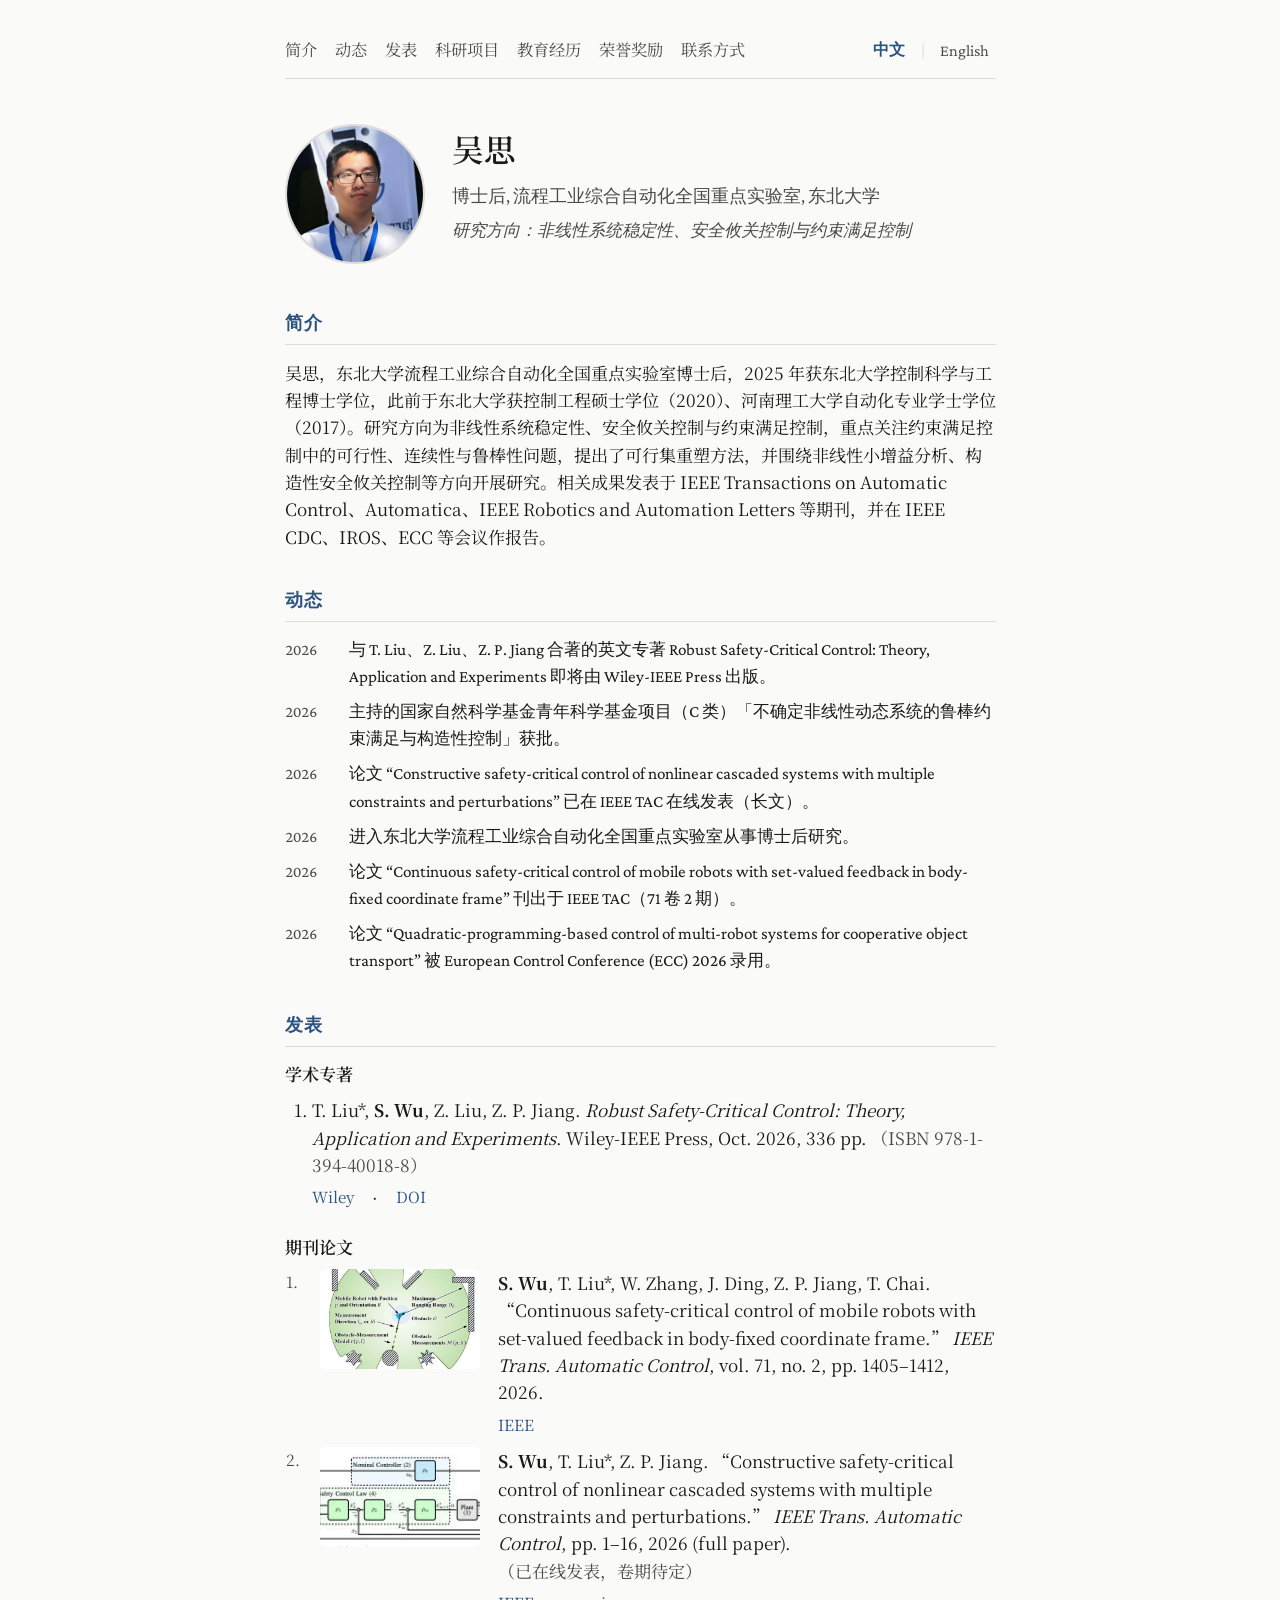
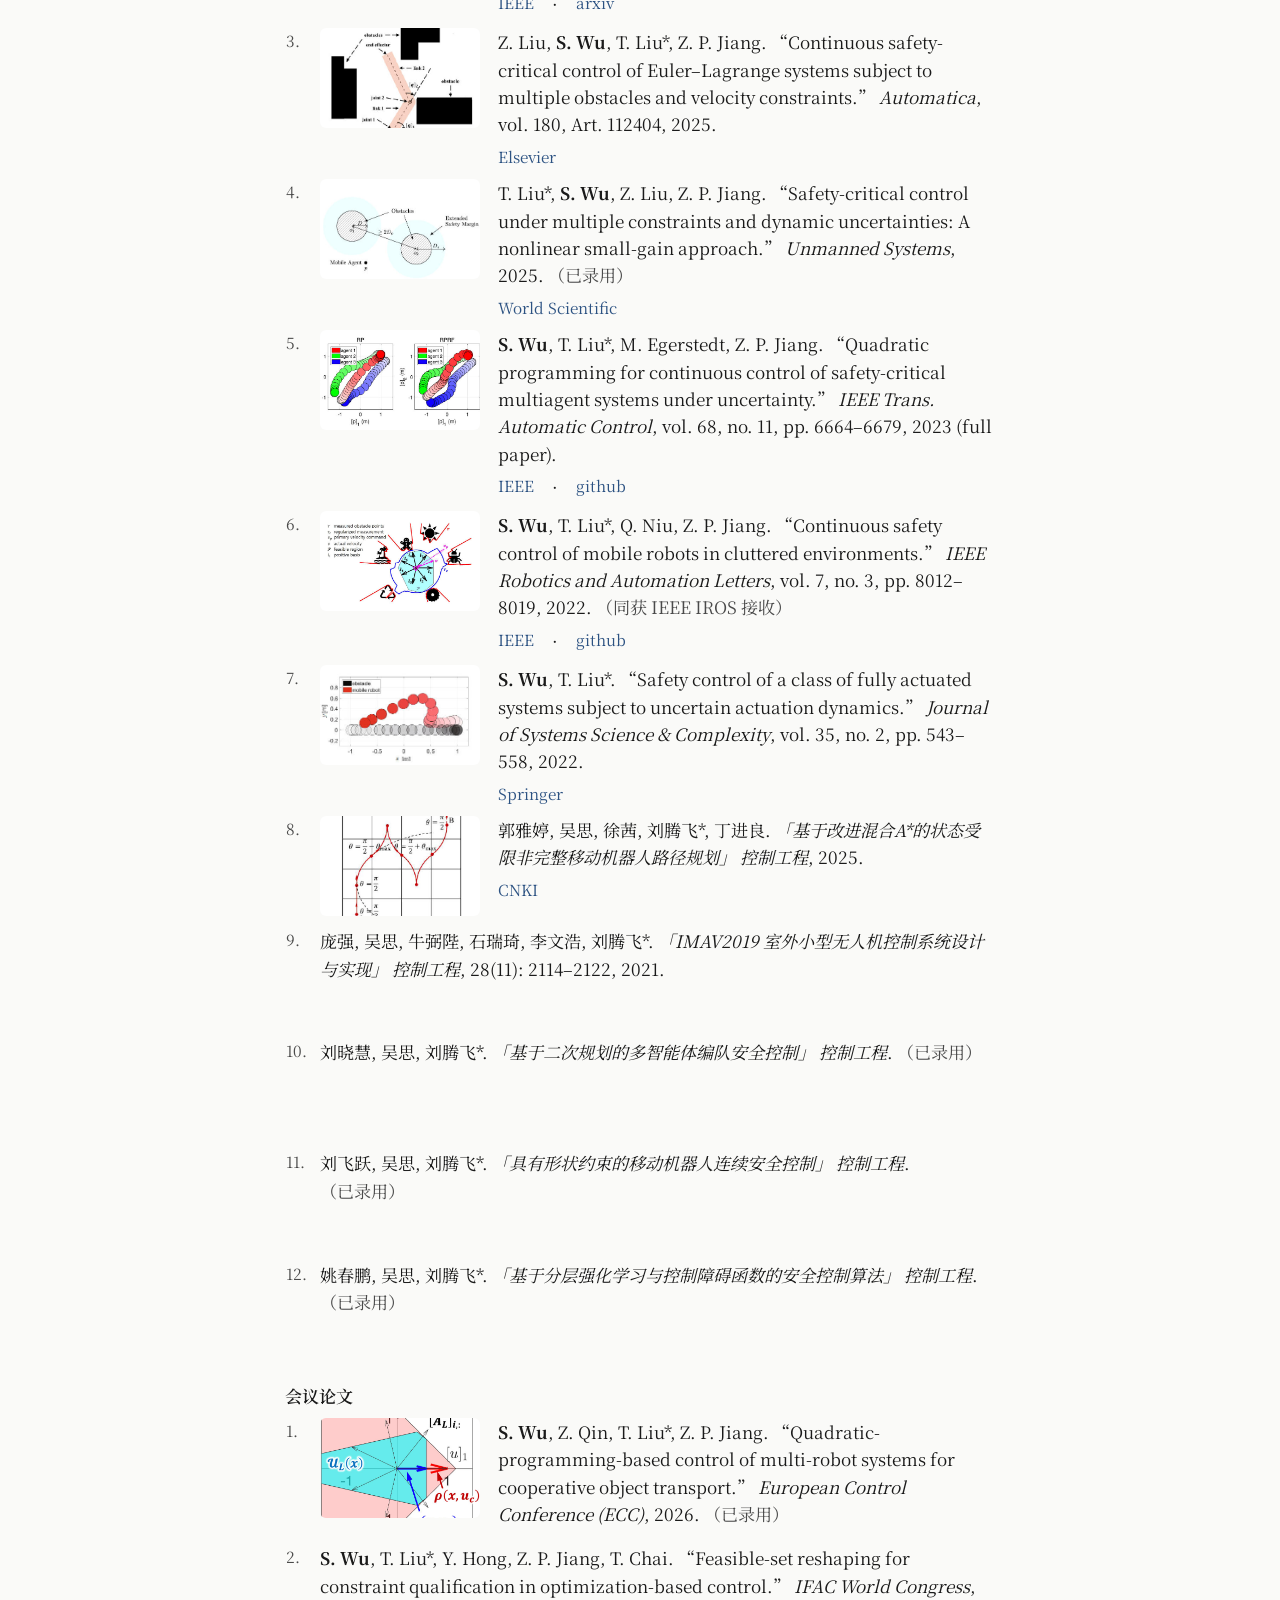
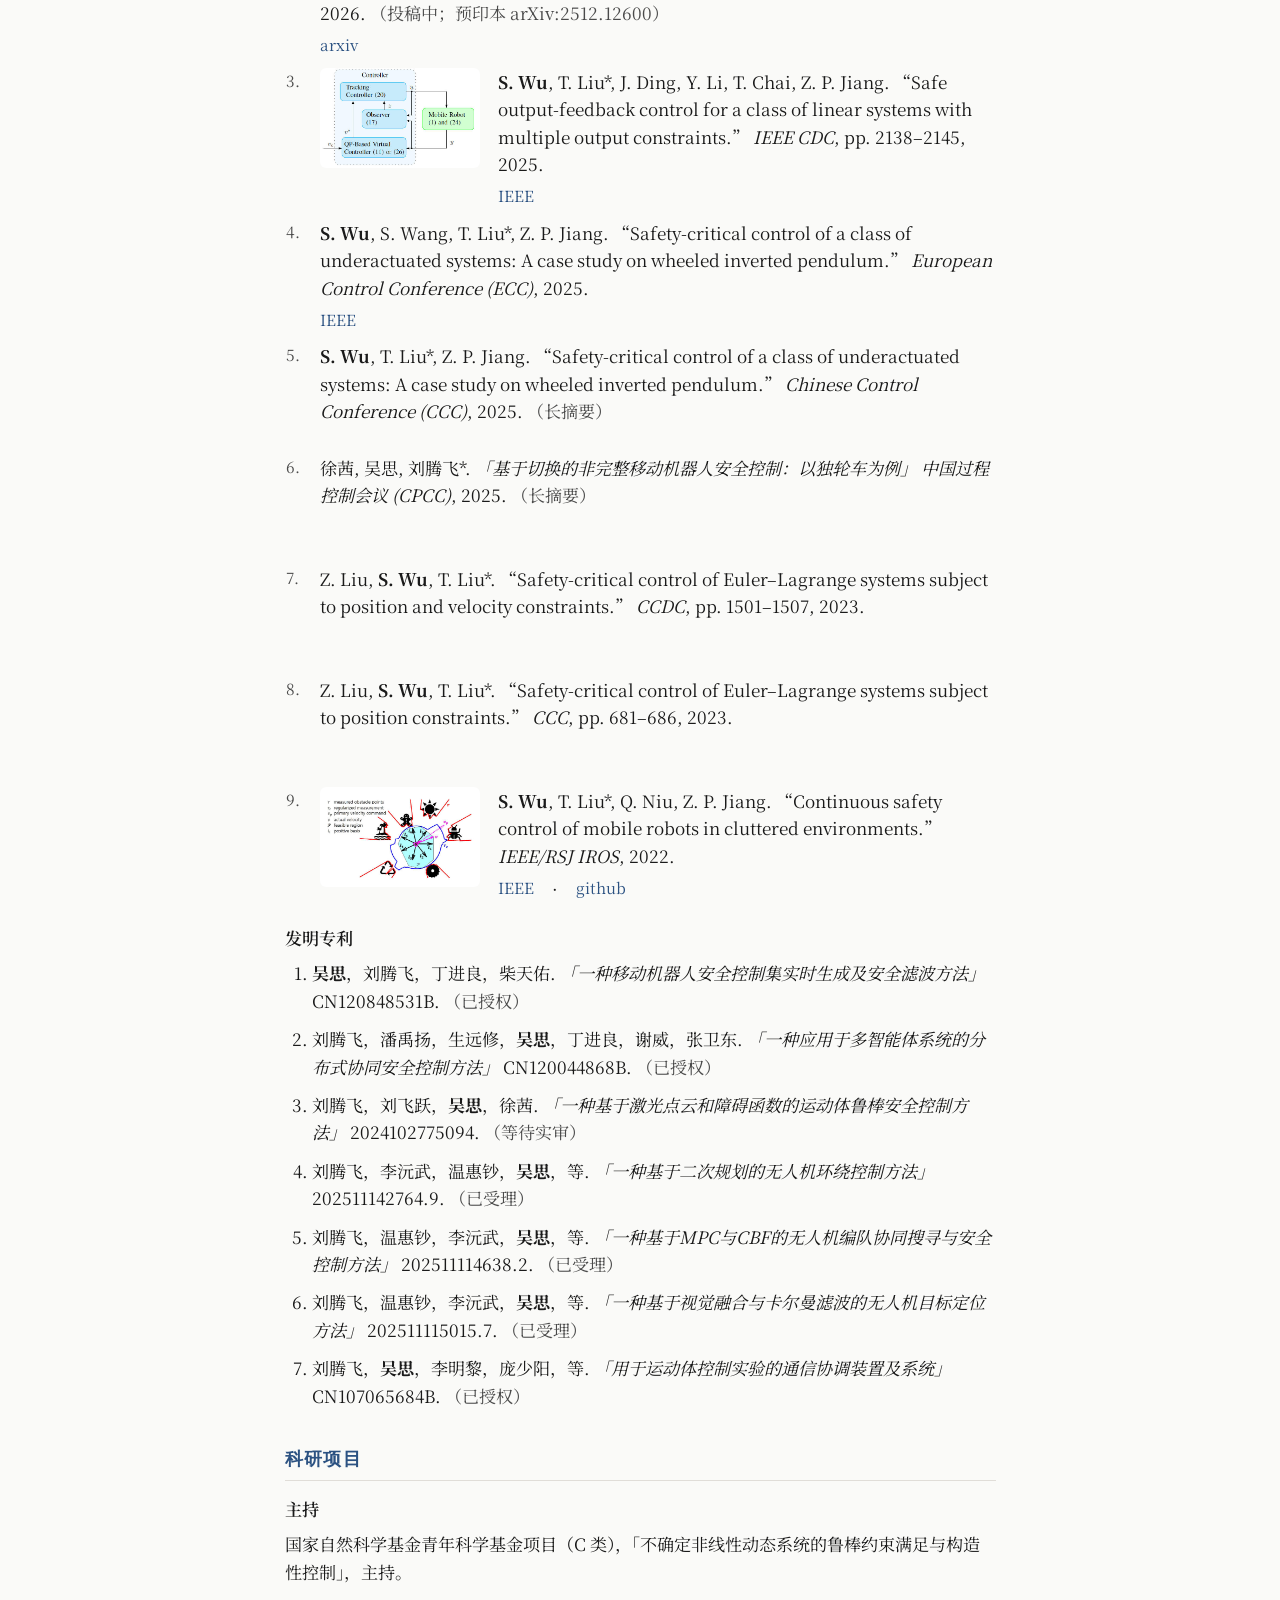
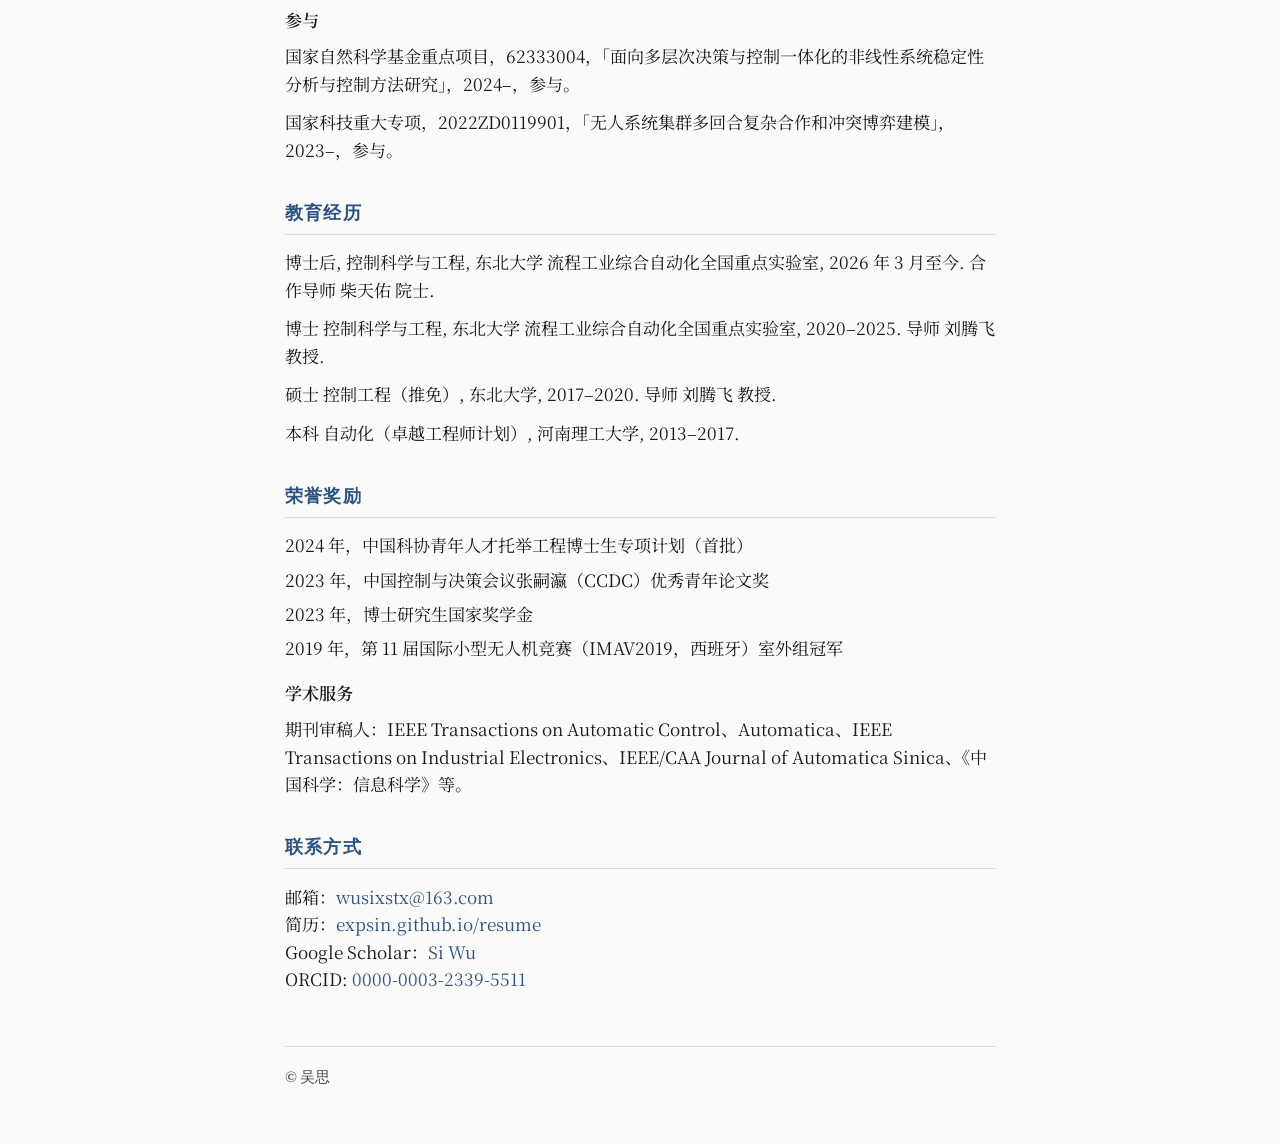
<file: index.html>
<!DOCTYPE html>
<html lang="zh">
<head>
<meta charset="utf-8"/>
<meta content="width=device-width, initial-scale=1.0" name="viewport"/>

<title>吴思 | Si Wu</title>

<meta name="description" content="吴思 (Si Wu)，东北大学流程工业综合自动化全国重点实验室博士后、特聘副研究员。研究非线性系统稳定性、安全攸关控制与约束满足控制，成果发表于 IEEE TAC、Automatica、IEEE RA-L 等期刊。">
<meta name="keywords" content="Si Wu, 吴思, 东北大学, 博士后, safety-critical control, constraint satisfaction, nonlinear systems, feasible-set reshaping, TAC, Automatica">
<meta name="author" content="Si Wu">
<meta name="robots" content="index, follow, max-image-preview:large">
<link rel="canonical" href="https://expsin.github.io/resume/"/>

<link rel="alternate" hreflang="zh-CN" href="https://expsin.github.io/resume/"/>
<link rel="alternate" hreflang="en" href="https://expsin.github.io/resume/"/>
<link rel="alternate" hreflang="x-default" href="https://expsin.github.io/resume/"/>

<meta property="og:type" content="profile"/>
<meta property="og:locale" content="zh_CN"/>
<meta property="og:url" content="https://expsin.github.io/resume/"/>
<meta property="og:title" content="吴思 | Si Wu"/>
<meta property="og:description" content="东北大学流程工业综合自动化全国重点实验室博士后。研究非线性系统稳定性、安全攸关控制与约束满足控制。"/>
<meta property="og:image" content="https://expsin.github.io/resume/images/wusi.jpg"/>
<meta name="twitter:card" content="summary"/>

<link href="styles.css" rel="stylesheet"/>
<link href="https://fonts.googleapis.com" rel="preconnect"/>
<link crossorigin="" href="https://fonts.gstatic.com" rel="preconnect"/>
<link href="https://fonts.googleapis.com/css2?family=Crimson+Pro:ital,wght@0,400;0,600;1,400&amp;family=Noto+Serif+SC:wght@400;600&amp;display=swap" rel="stylesheet"/>

<script type="application/ld+json">
{
  "@context": "https://schema.org",
  "@type": "Person",
  "name": "Si Wu",
  "alternateName": "吴思",
  "url": "https://expsin.github.io/resume/",
  "image": "https://expsin.github.io/resume/images/wusi.jpg",
  "jobTitle": "Postdoctoral Researcher",
  "email": "mailto:wusixstx@163.com",
  "affiliation": {
    "@type": "Organization",
    "name": "Northeastern University",
    "department": "State Key Laboratory of Synthetical Automation for Process Industries"
  },
  "alumniOf": [
    { "@type": "Organization", "name": "Northeastern University" },
    { "@type": "Organization", "name": "Henan Polytechnic University" }
  ],
  "identifier": {
    "@type": "PropertyValue",
    "propertyID": "ORCID",
    "value": "0000-0003-2339-5511"
  },
  "knowsAbout": [
    "Nonlinear systems",
    "Safety-critical control",
    "Constraint satisfaction control",
    "Control barrier functions",
    "Optimization-based control"
  ],
  "sameAs": [
    "https://orcid.org/0000-0003-2339-5511",
    "https://scholar.google.com/citations?user=qIcA-9wAAAAJ&hl=en",
    "https://github.com/EXPSIN",
    "https://www.sciencedirect.com/author/55495133800/si-wu"
  ]
}
</script>
</head>
<body>
<header class="site-header">
<nav class="top-nav">
<a class="nav-link" href="#about"><span data-zh="简介">About</span></a>
<a class="nav-link" href="#news"><span data-zh="动态">News</span></a>
<a class="nav-link" href="#research"><span data-zh="发表">Publications</span></a>
<a class="nav-link" href="#projects"><span data-zh="科研项目">Projects</span></a>
<a class="nav-link" href="#education"><span data-zh="教育经历">Education</span></a>
<a class="nav-link" href="#honors"><span data-zh="荣誉奖励">Honors</span></a>
<a class="nav-link" href="#contact"><span data-zh="联系方式">Contact</span></a>
</nav>
<nav class="lang-nav">
<button aria-label="中文" class="lang-btn active" data-lang="zh" type="button">中文</button>
<span class="lang-sep">|</span>
<button aria-label="English" class="lang-btn" data-lang="en" type="button">English</button>
</nav>
</header>
<main class="content">
<section class="intro">
<div class="intro-header">
<img alt="吴思" class="photo" src="images/wusi.jpg"/>
<div class="intro-text">
<h1 class="name">
<span data-zh="吴思">Si Wu</span>
</h1>
<p class="affiliation">
<span data-zh="博士后">Postdoctoral Researcher</span>, <span data-zh="流程工业综合自动化全国重点实验室">State Key Laboratory of Synthetical Automation for Process Industries</span>, <span data-zh="东北大学">Northeastern University</span>
</p>
<p class="tagline">
<span data-zh="研究方向：非线性系统稳定性、安全攸关控制与约束满足控制">Nonlinear system stability, safety-critical control, and constraint-satisfaction-based control</span>
</p>
</div>
</div>
</section>
<section class="section" id="about">
<h2 class="section-title">
<span data-zh="简介">About</span>
</h2>
<p class="section-body" data-zh="吴思，东北大学流程工业综合自动化全国重点实验室博士后，2025 年获东北大学控制科学与工程博士学位，此前于东北大学获控制工程硕士学位（2020）、河南理工大学自动化专业学士学位（2017）。研究方向为非线性系统稳定性、安全攸关控制与约束满足控制，重点关注约束满足控制中的可行性、连续性与鲁棒性问题，提出了可行集重塑方法，并围绕非线性小增益分析、构造性安全攸关控制等方向开展研究。相关成果发表于 IEEE Transactions on Automatic Control、Automatica、IEEE Robotics and Automation Letters 等期刊，并在 IEEE CDC、IROS、ECC 等会议作报告。">
        I am a postdoctoral researcher at the State Key Laboratory of Synthetical Automation for Process Industries, Northeastern University. I received the Ph.D. degree in Control Science and Engineering from Northeastern University in 2025, after earning the M.E. degree in Control Engineering (2020) and the B.E. degree in Automation (2017). My research concerns the feasibility, continuity, and robustness issues in constraint-satisfaction control; I proposed a feasible-set reshaping method and have been working on nonlinear small-gain analysis and constructive safety-critical control. Results have appeared in IEEE Transactions on Automatic Control, Automatica, and IEEE Robotics and Automation Letters, and were presented at IEEE CDC, IROS, and ECC.
      </p>
</section>

<section class="section" id="news">
<h2 class="section-title">
<span data-zh="动态">News</span>
</h2>
<ul class="news-list">
<li><span class="news-date">2026</span><span data-zh="与 T. Liu、Z. Liu、Z. P. Jiang 合著的英文专著 Robust Safety-Critical Control: Theory, Application and Experiments 即将由 Wiley-IEEE Press 出版。">Co-authored monograph <em>Robust Safety-Critical Control: Theory, Application and Experiments</em>, to appear with Wiley-IEEE Press.</span></li>
<li><span class="news-date">2026</span><span data-zh="主持的国家自然科学基金青年科学基金项目（C 类）「不确定非线性动态系统的鲁棒约束满足与构造性控制」获批。">Started as PI on an NSFC Young Scientists Fund (Category C) project on robust constraint satisfaction and constructive control for uncertain nonlinear dynamic systems.</span></li>
<li><span class="news-date">2026</span><span data-zh="论文 “Constructive safety-critical control of nonlinear cascaded systems with multiple constraints and perturbations” 已在 IEEE TAC 在线发表（长文）。">Paper “Constructive safety-critical control of nonlinear cascaded systems with multiple constraints and perturbations” published online in IEEE TAC (full paper).</span></li>
<li><span class="news-date">2026</span><span data-zh="进入东北大学流程工业综合自动化全国重点实验室从事博士后研究。">Began postdoctoral research at the State Key Laboratory of Synthetical Automation for Process Industries, Northeastern University.</span></li>
<li><span class="news-date">2026</span><span data-zh="论文 “Continuous safety-critical control of mobile robots with set-valued feedback in body-fixed coordinate frame” 刊出于 IEEE TAC（71 卷 2 期）。">Paper on set-valued feedback in body-fixed coordinate frame published in IEEE TAC, vol. 71, no. 2.</span></li>
<li><span class="news-date">2026</span><span data-zh="论文 “Quadratic-programming-based control of multi-robot systems for cooperative object transport” 被 European Control Conference (ECC) 2026 录用。">Paper &#8220;Quadratic-programming-based control of multi-robot systems for cooperative object transport&#8221; accepted to the European Control Conference (ECC) 2026.</span></li>
</ul>
</section>

<section class="section" id="research">
<h2 class="section-title">
<span data-zh="发表">Publications</span>
</h2>
<h3 class="subsection-title"><span data-zh="学术专著">Monograph</span></h3>
<ol class="pub-list">
<li>T. Liu*, <strong>S. Wu</strong>, Z. Liu, Z. P. Jiang. <em>Robust Safety-Critical Control: Theory, Application and Experiments</em>. Wiley-IEEE Press, Oct. 2026, 336 pp. <span class="pub-venue" data-zh="（ISBN 978-1-394-40018-8）">(ISBN 978-1-394-40018-8)</span>
<div class="pub-links"><a href="https://www.wiley.com/en-us/robust-safety-critical-control-theory-application-and-experiments-p-9781394400188" rel="noopener" target="_blank">Wiley</a> · <a href="https://doi.org/10.1002/9781394400218" rel="noopener" target="_blank">DOI</a></div></li>
</ol>
<h3 class="subsection-title"><span data-zh="期刊论文">Journal Papers</span></h3><ol class="pub-list"><li class="pub-item">
<div class="pub-row">
<div class="pub-media"><img alt="" loading="lazy" src="images/pubs/tac2025setvalued.jpg"/></div>
<div class="pub-body">
<div class="pub-cite"><strong>S. Wu</strong>, T. Liu*, W. Zhang, J. Ding, Z. P. Jiang, T. Chai. “Continuous safety-critical control of mobile robots with set-valued feedback in body-fixed coordinate frame.” <em>IEEE Trans. Automatic Control</em>, vol. 71, no. 2, pp. 1405–1412, 2026.</div>
<div class="pub-links"><a href="https://doi.org/10.1109/TAC.2025.3614544" rel="noopener" target="_blank">IEEE</a></div>
</div>
</div>
</li><li class="pub-item">
<div class="pub-row">
<div class="pub-media"><img alt="" loading="lazy" src="images/pubs/tac2025constructive.jpg"/></div>
<div class="pub-body">
<div class="pub-cite"><strong>S. Wu</strong>, T. Liu*, Z. P. Jiang. “Constructive safety-critical control of nonlinear cascaded systems with multiple constraints and perturbations.” <em>IEEE Trans. Automatic Control</em>, pp. 1–16, 2026 (full paper). <span class="pub-venue" data-zh="（已在线发表，卷期待定）">(published online; volume to be assigned)</span></div>
<div class="pub-links"><a href="https://doi.org/10.1109/TAC.2026.3713827" rel="noopener" target="_blank">IEEE</a> · <a href="https://arxiv.org/abs/2406.01058" rel="noopener" target="_blank">arxiv</a></div>
</div>
</div>
</li><li class="pub-item">
<div class="pub-row">
<div class="pub-media"><img alt="" loading="lazy" src="images/pubs/automatica2025.jpg"/></div>
<div class="pub-body">
<div class="pub-cite">Z. Liu, <strong>S. Wu</strong>, T. Liu*, Z. P. Jiang. “Continuous safety-critical control of Euler–Lagrange systems subject to multiple obstacles and velocity constraints.” <em>Automatica</em>, vol. 180, Art. 112404, 2025.</div>
<div class="pub-links"><a href="https://doi.org/10.1016/j.automatica.2025.112404" rel="noopener" target="_blank">Elsevier</a></div>
</div>
</div>
</li><li class="pub-item">
<div class="pub-row">
<div class="pub-media"><img alt="" loading="lazy" src="images/pubs/us25.jpg"/></div>
<div class="pub-body">
<div class="pub-cite">T. Liu*, <strong>S. Wu</strong>, Z. Liu, Z. P. Jiang. “Safety-critical control under multiple constraints and dynamic uncertainties: A nonlinear small-gain approach.” <em>Unmanned Systems</em>, 2025. <span class="pub-venue" data-zh="（已录用）">(accepted)</span></div>
<div class="pub-links"><a href="https://doi.org/10.1142/S2301385025440108" rel="noopener" target="_blank">World Scientific</a></div></div>
</div>
</li><li class="pub-item">
<div class="pub-row">
<div class="pub-media"><img alt="" loading="lazy" src="images/pubs/tac2023.jpg"/></div>
<div class="pub-body">
<div class="pub-cite"><strong>S. Wu</strong>, T. Liu*, M. Egerstedt, Z. P. Jiang. “Quadratic programming for continuous control of safety-critical multiagent systems under uncertainty.” <em>IEEE Trans. Automatic Control</em>, vol. 68, no. 11, pp. 6664–6679, 2023 (full paper).</div>
<div class="pub-links"><a href="https://ieeexplore.ieee.org/document/10043732" rel="noopener" target="_blank">IEEE</a> · <a href="https://github.com/EXPSIN/Quadratic-Programming-for-Continuous-Control-of-Safety-Critical-Multi-Agent-Systems-Under-Uncertaint" rel="noopener" target="_blank">github</a></div>
</div>
</div>
</li><li class="pub-item">
<div class="pub-row">
<div class="pub-media"><img alt="" loading="lazy" src="images/pubs/ral2022.jpg"/></div>
<div class="pub-body">
<div class="pub-cite"><strong>S. Wu</strong>, T. Liu*, Q. Niu, Z. P. Jiang. “Continuous safety control of mobile robots in cluttered environments.” <em>IEEE Robotics and Automation Letters</em>, vol. 7, no. 3, pp. 8012–8019, 2022. <span class="pub-venue" data-zh="（同获 IEEE IROS 接收）">(also IEEE IROS).</span></div>
<div class="pub-links"><a href="https://ieeexplore.ieee.org/abstract/document/9811271" rel="noopener" target="_blank">IEEE</a> · <a href="https://github.com/EXPSIN/ContinuousSafetyControl4ClutteredEnvironments" rel="noopener" target="_blank">github</a></div>
</div>
</div>
</li><li class="pub-item">
<div class="pub-row">
<div class="pub-media"><img alt="" loading="lazy" src="images/pubs/jssc22.jpg"/></div>
<div class="pub-body">
<div class="pub-cite"><strong>S. Wu</strong>, T. Liu*. “Safety control of a class of fully actuated systems subject to uncertain actuation dynamics.” <em>Journal of Systems Science &amp; Complexity</em>, vol. 35, no. 2, pp. 543–558, 2022.</div>
<div class="pub-links"><a href="https://doi.org/10.1007/s11424-022-2093-5" rel="noopener" target="_blank">Springer</a></div></div>
</div>
</li><li class="pub-item">
<div class="pub-row">
<div class="pub-media"><img alt="" loading="lazy" src="images/pubs/ce_astar.jpg"/></div>
<div class="pub-body">
<div class="pub-cite"><span data-zh="郭雅婷, 吴思, 徐茜, 刘腾飞*, 丁进良">Guo Yating, Wu Si, Xu Qian, Liu Tengfei*, Ding Jinliang</span>. <span class="pub-title" data-zh="「基于改进混合A*的状态受限非完整移动机器人路径规划」">“Path planning for state-constrained nonholonomic mobile robots via improved hybrid A*.”</span> <em><span data-zh="控制工程">Control Engineering</span></em>, 2025.</div>
<div class="pub-links"><a href="https://doi.org/10.14107/j.cnki.kzgc.20240860" rel="noopener" target="_blank">CNKI</a></div>
</div>
</div>
</li><li class="pub-item">
<div class="pub-row">
<div class="pub-body">
<div class="pub-cite"><span data-zh="庞强, 吴思, 牛弼陛, 石瑞琦, 李文浩, 刘腾飞*">Pang Qiang, Wu Si, Niu Bibi, Shi Ruiqi, Li Wenhao, Liu Tengfei*</span>. <span class="pub-title" data-zh="「IMAV2019 室外小型无人机控制系统设计与实现」">“IMAV2019 outdoor small UAV control system design and implementation.”</span> <em><span data-zh="控制工程">Control Engineering</span></em>, 28(11): 2114–2122, 2021.</div>
</div>
</div>
</li><li class="pub-item">
<div class="pub-row">
<div class="pub-body">
<div class="pub-cite"><span data-zh="刘晓慧, 吴思, 刘腾飞*">Liu Xiaohui, Wu Si, Liu Tengfei*</span>. <span class="pub-title" data-zh="「基于二次规划的多智能体编队安全控制」">“Safety control of multi-agent formation via quadratic programming.”</span> <em><span data-zh="控制工程">Control Engineering</span></em>. <span class="pub-venue" data-zh="（已录用）">(accepted).</span></div>
</div>
</div>
</li><li class="pub-item">
<div class="pub-row">
<div class="pub-body">
<div class="pub-cite"><span data-zh="刘飞跃, 吴思, 刘腾飞*">Liu Feiyue, Wu Si, Liu Tengfei*</span>. <span class="pub-title" data-zh="「具有形状约束的移动机器人连续安全控制」">“Continuous safety control of mobile robots with shape constraints.”</span> <em><span data-zh="控制工程">Control Engineering</span></em>. <span class="pub-venue" data-zh="（已录用）">(accepted).</span></div>
</div>
</div>
</li><li class="pub-item">
<div class="pub-row">
<div class="pub-body">
<div class="pub-cite"><span data-zh="姚春鹏, 吴思, 刘腾飞*">Yao Chunpeng, Wu Si, Liu Tengfei*</span>. <span class="pub-title" data-zh="「基于分层强化学习与控制障碍函数的安全控制算法」">“Safety control via hierarchical reinforcement learning and control barrier functions.”</span> <em><span data-zh="控制工程">Control Engineering</span></em>. <span class="pub-venue" data-zh="（已录用）">(accepted).</span></div>
</div>
</div>
</li></ol><h3 class="subsection-title"><span data-zh="会议论文">Conference Papers</span></h3><ol class="pub-list"><li class="pub-item">
<div class="pub-row">
<div class="pub-media"><img alt="" loading="lazy" src="images/pubs/ifac2026.jpg"/></div>
<div class="pub-body">
<div class="pub-cite"><strong>S. Wu</strong>, Z. Qin, T. Liu*, Z. P. Jiang. “Quadratic-programming-based control of multi-robot systems for cooperative object transport.” <em>European Control Conference (ECC)</em>, 2026. <span class="pub-venue" data-zh="（已录用）">(accepted)</span></div>
</div>
</div>
</li><li class="pub-item">
<div class="pub-row">
<div class="pub-body">
<div class="pub-cite"><strong>S. Wu</strong>, T. Liu*, Y. Hong, Z. P. Jiang, T. Chai. “Feasible-set reshaping for constraint qualification in optimization-based control.” <em>IFAC World Congress</em>, 2026. <span class="pub-venue" data-zh="（投稿中；预印本 arXiv:2512.12600）">(under review; preprint arXiv:2512.12600)</span></div>
<div class="pub-links"><a href="https://arxiv.org/abs/2512.12600" rel="noopener" target="_blank">arxiv</a></div>
</div>
</div>
</li><li class="pub-item">
<div class="pub-row">
<div class="pub-media"><img alt="" loading="lazy" src="images/pubs/cdc2025.jpg"/></div>
<div class="pub-body">
<div class="pub-cite"><strong>S. Wu</strong>, T. Liu*, J. Ding, Y. Li, T. Chai, Z. P. Jiang. “Safe output-feedback control for a class of linear systems with multiple output constraints.” <em>IEEE CDC</em>, pp. 2138–2145, 2025.</div>
<div class="pub-links"><a href="https://doi.org/10.1109/CDC57313.2025.11312984" rel="noopener" target="_blank">IEEE</a></div>
</div>
</div>
</li><li class="pub-item">
<div class="pub-row">
<div class="pub-body">
<div class="pub-cite"><strong>S. Wu</strong>, S. Wang, T. Liu*, Z. P. Jiang. “Safety-critical control of a class of underactuated systems: A case study on wheeled inverted pendulum.” <em>European Control Conference (ECC)</em>, 2025.</div>
<div class="pub-links"><a href="https://ieeexplore.ieee.org/document/11187076" rel="noopener" target="_blank">IEEE</a></div>
</div>
</div>
</li><li class="pub-item">
<div class="pub-row">
<div class="pub-body">
<div class="pub-cite"><strong>S. Wu</strong>, T. Liu*, Z. P. Jiang. “Safety-critical control of a class of underactuated systems: A case study on wheeled inverted pendulum.” <em>Chinese Control Conference (CCC)</em>, 2025. <span class="pub-venue" data-zh="（长摘要）">(extended abstract).</span></div>
</div>
</div>
</li><li class="pub-item">
<div class="pub-row">
<div class="pub-body">
<div class="pub-cite"><span data-zh="徐茜, 吴思, 刘腾飞*">Xu Qian, Wu Si, Liu Tengfei*</span>. <span class="pub-title" data-zh="「基于切换的非完整移动机器人安全控制：以独轮车为例」">“Safety control of nonholonomic mobile robots via switching: case study on unicycle.”</span> <em><span data-zh="中国过程控制会议 (CPCC)">CPCC</span></em>, 2025. <span class="pub-venue" data-zh="（长摘要）">(extended abstract).</span></div>
</div>
</div>
</li><li class="pub-item">
<div class="pub-row">
<div class="pub-body">
<div class="pub-cite">Z. Liu, <strong>S. Wu</strong>, T. Liu*. “Safety-critical control of Euler–Lagrange systems subject to position and velocity constraints.” <em>CCDC</em>, pp. 1501–1507, 2023.</div>
</div>
</div>
</li><li class="pub-item">
<div class="pub-row">
<div class="pub-body">
<div class="pub-cite">Z. Liu, <strong>S. Wu</strong>, T. Liu*. “Safety-critical control of Euler–Lagrange systems subject to position constraints.” <em>CCC</em>, pp. 681–686, 2023.</div>
</div>
</div>
</li><li class="pub-item">
<div class="pub-row">
<div class="pub-media"><img alt="" loading="lazy" src="images/pubs/ral2022.jpg"/></div>
<div class="pub-body">
<div class="pub-cite"><strong>S. Wu</strong>, T. Liu*, Q. Niu, Z. P. Jiang. “Continuous safety control of mobile robots in cluttered environments.” <em>IEEE/RSJ IROS</em>, 2022.</div>
<div class="pub-links"><a href="https://ieeexplore.ieee.org/abstract/document/9811271" rel="noopener" target="_blank">IEEE</a> · <a href="https://github.com/EXPSIN/ContinuousSafetyControl4ClutteredEnvironments" rel="noopener" target="_blank">github</a></div>
</div>
</div>
</li></ol>

<h3 class="subsection-title"><span data-zh="发明专利">Patents</span></h3>
<ol class="pub-list patent-list">
<li><strong>吴思</strong>，刘腾飞，丁进良，柴天佑. <span class="pub-title" data-zh="「一种移动机器人安全控制集实时生成及安全滤波方法」">“Real-time safety control set generation and safety filtering for mobile robots.”</span> CN120848531B. <span class="pub-venue" data-zh="（已授权）">(granted).</span></li>
<li>刘腾飞，潘禹扬，生远修，<strong>吴思</strong>，丁进良，谢威，张卫东. <span class="pub-title" data-zh="「一种应用于多智能体系统的分布式协同安全控制方法」">“Distributed cooperative safety control for multi-agent systems.”</span> CN120044868B. <span class="pub-venue" data-zh="（已授权）">(granted).</span></li>
<li>刘腾飞，刘飞跃，<strong>吴思</strong>，徐茜. <span class="pub-title" data-zh="「一种基于激光点云和障碍函数的运动体鲁棒安全控制方法」">“Robust safety control of mobile systems via LiDAR and barrier functions.”</span> 2024102775094. <span class="pub-venue" data-zh="（等待实审）">(pending).</span></li>
<li>刘腾飞，李沅武，温惠钞，<strong>吴思</strong>，等. <span class="pub-title" data-zh="「一种基于二次规划的无人机环绕控制方法」">“QP-based UAV encirclement control.”</span> 202511142764.9. <span class="pub-venue" data-zh="（已受理）">(filed).</span></li>
<li>刘腾飞，温惠钞，李沅武，<strong>吴思</strong>，等. <span class="pub-title" data-zh="「一种基于MPC与CBF的无人机编队协同搜寻与安全控制方法」">“MPC-CBF based UAV formation search and safety control.”</span> 202511114638.2. <span class="pub-venue" data-zh="（已受理）">(filed).</span></li>
<li>刘腾飞，温惠钞，李沅武，<strong>吴思</strong>，等. <span class="pub-title" data-zh="「一种基于视觉融合与卡尔曼滤波的无人机目标定位方法」">“Vision-KF based UAV target localization.”</span> 202511115015.7. <span class="pub-venue" data-zh="（已受理）">(filed).</span></li>
<li>刘腾飞，<strong>吴思</strong>，李明黎，庞少阳，等. <span class="pub-title" data-zh="「用于运动体控制实验的通信协调装置及系统」">“Communication coordination device and system for motion control experiments.”</span> CN107065684B. <span class="pub-venue" data-zh="（已授权）">(granted).</span></li>
</ol>
</section>

<section class="section" id="projects">
<h2 class="section-title">
<span data-zh="科研项目">Projects</span>
</h2>
<h3 class="subsection-title"><span data-zh="主持">As Principal Investigator</span></h3>
<ul class="edu-list">
<li><span data-zh="国家自然科学基金青年科学基金项目（C 类），「不确定非线性动态系统的鲁棒约束满足与构造性控制」，主持。">National Natural Science Foundation of China, Young Scientists Fund (Category C), &#8220;Robust constraint satisfaction and constructive control for uncertain nonlinear dynamic systems,&#8221; PI.</span></li>
</ul>
<h3 class="subsection-title"><span data-zh="参与">As Participant</span></h3>
<ul class="edu-list">
<li><span data-zh="国家自然科学基金重点项目，62333004，「面向多层次决策与控制一体化的非线性系统稳定性分析与控制方法研究」，2024–，参与。">NSFC Key Program, 62333004, &#8220;Stability analysis and control of nonlinear systems for integrated multi-level decision and control,&#8221; 2024–, participant.</span></li>
<li><span data-zh="国家科技重大专项，2022ZD0119901，「无人系统集群多回合复杂合作和冲突博弈建模」，2023–，参与。">National Science and Technology Major Project, 2022ZD0119901, &#8220;Multi-round cooperative and conflicting game modeling for unmanned system swarms,&#8221; 2023–, participant.</span></li>
</ul>
</section>

<section class="section" id="education">
<h2 class="section-title">
<span data-zh="教育经历">Education</span>
</h2>
<ul class="edu-list">
<li><span data-zh="博士后">Postdoctoral Researcher</span>, <span data-zh="控制科学与工程">Control Science and Engineering</span>, <span data-zh="东北大学 流程工业综合自动化全国重点实验室">Northeastern University, State Key Lab of Synthetical Automation</span>, <span data-zh="2026 年 3 月至今">Mar. 2026–present</span>. <span data-zh="合作导师">Advisor:</span> <span data-zh="柴天佑 院士">Academician Tianyou Chai</span>.</li>
<li><span data-zh="博士">Ph.D.</span> <span data-zh="控制科学与工程">Control Science and Engineering</span>, <span data-zh="东北大学 流程工业综合自动化全国重点实验室">Northeastern University, State Key Lab of Synthetical Automation</span>, <span data-zh="2020–2025">2020–2025</span>. <span data-zh="导师">Advisor:</span> <span data-zh="刘腾飞 教授">Prof. Tengfei Liu</span>.</li>
<li><span data-zh="硕士">M.E.</span> <span data-zh="控制工程（推免）">Control Engineering</span>, <span data-zh="东北大学">Northeastern University</span>, <span data-zh="2017–2020">2017–2020</span>. <span data-zh="导师">Advisor:</span> <span data-zh="刘腾飞 教授">Prof. Tengfei Liu</span>.</li>
<li><span data-zh="本科">B.E.</span> <span data-zh="自动化（卓越工程师计划）">Automation</span>, <span data-zh="河南理工大学">Henan Polytechnic University</span>, <span data-zh="2013–2017">2013–2017</span>.</li>
</ul>
</section>
<section class="section" id="honors">
<h2 class="section-title">
<span data-zh="荣誉奖励">Honors</span>
</h2>
<ul class="honors-list">
<li><span data-zh="2024 年，中国科协青年人才托举工程博士生专项计划（首批）">2024, CAST Youth Talent Support Program for PhD Students</span></li>
<li><span data-zh="2023 年，中国控制与决策会议张嗣瀛（CCDC）优秀青年论文奖">2023, CCDC Zhang Siying Outstanding Youth Paper Award</span></li>
<li><span data-zh="2023 年，博士研究生国家奖学金">2023, National Scholarship for Ph.D. Students</span></li>
<li><span data-zh="2019 年，第 11 届国际小型无人机竞赛（IMAV2019，西班牙）室外组冠军">2019, 11th International Micro Air Vehicle Competition (IMAV 2019, Spain) outdoor category, first place</span></li>
</ul>
<h3 class="subsection-title"><span data-zh="学术服务">Academic Service</span></h3>
<ul class="honors-list">
<li><span data-zh="期刊审稿人：IEEE Transactions on Automatic Control、Automatica、IEEE Transactions on Industrial Electronics、IEEE/CAA Journal of Automatica Sinica、《中国科学：信息科学》等。">Reviewer for IEEE Transactions on Automatic Control, Automatica, IEEE Transactions on Industrial Electronics, IEEE/CAA Journal of Automatica Sinica, and Science China Information Sciences.</span></li>
</ul>
</section>
<section class="section" id="contact">
<h2 class="section-title">
<span data-zh="联系方式">Contact</span>
</h2>
<p class="section-body contact">
<span data-zh="邮箱：">Email: </span><a href="mailto:wusixstx@163.com">wusixstx@163.com</a><br/>
<span data-zh="简历：">Resume: </span><a href="https://expsin.github.io/resume/" rel="noopener" target="_blank">expsin.github.io/resume</a><br/>
<span data-zh="Google Scholar：">Google Scholar: </span><a href="https://scholar.google.com/citations?user=qIcA-9wAAAAJ&amp;hl=en" rel="noopener" target="_blank">Si Wu</a><br/>
ORCID: <a href="https://orcid.org/0000-0003-2339-5511" rel="noopener" target="_blank">0000-0003-2339-5511</a>
</p>
</section>
</main>
<footer class="site-footer">
<p><span data-zh="© 吴思">© Si Wu</span></p>
</footer>
<script src="script.js"></script>
</body>
</html>
</file>
<file: styles.css>
/* Academic-style personal homepage — bilingual, minimal */

:root {
  --text: #1a1a1a;
  --text-muted: #4a4a4a;
  --accent: #2c5282;
  --bg: #fafaf8;
  --border: #e0ddd8;
  --font-serif-en: "Crimson Pro", Georgia, "Times New Roman", serif;
  --font-serif-zh: "Noto Serif SC", "Source Han Serif SC", "SimSun", serif;
}

* {
  box-sizing: border-box;
}

html {
  font-size: 18px;
  scroll-behavior: smooth;
}

body {
  font-family: var(--font-serif-en);
  color: var(--text);
  background: var(--bg);
  line-height: 1.6;
  margin: 0;
  padding: 0;
  max-width: 42rem;
  margin: 0 auto;
  padding: 2rem 1.25rem 3rem;
}

/* Chinese content uses serif SC */
[lang="zh"] .name,
[lang="zh"] .section-body,
[lang="zh"] .pub-list,
[lang="zh"] .edu-list,
[lang="zh"] .contact,
[lang="zh"] .top-nav,
[lang="zh"] .subsection-title,
[lang="zh"] .honors-list {
  font-family: var(--font-serif-zh);
}

/* Header: top nav (section links) + corner language */
.site-header {
  display: flex;
  align-items: center;
  justify-content: space-between;
  flex-wrap: wrap;
  gap: 0.75rem;
  margin-bottom: 2.5rem;
  border-bottom: 1px solid var(--border);
  padding-bottom: 0.75rem;
}

.top-nav {
  display: flex;
  flex-wrap: wrap;
  gap: 0.5rem 1rem;
}

.nav-link {
  color: var(--text-muted);
  text-decoration: none;
  font-size: 0.9rem;
}

.nav-link:hover {
  color: var(--accent);
}

.lang-nav {
  display: flex;
  align-items: center;
  gap: 0.5rem;
  font-size: 0.9rem;
}

.lang-btn {
  font-family: inherit;
  font-size: inherit;
  background: none;
  border: none;
  color: var(--text-muted);
  cursor: pointer;
  padding: 0.2em 0.4em;
  border-radius: 2px;
}

.lang-btn:hover {
  color: var(--text);
}

.lang-btn.active {
  color: var(--accent);
  font-weight: 600;
}

.lang-sep {
  color: var(--border);
  user-select: none;
}

/* Intro block */
.intro {
  margin-bottom: 2.5rem;
}

.intro-header {
  display: flex;
  align-items: flex-start;
  gap: 1.5rem;
  flex-wrap: wrap;
}

.intro-text {
  flex: 1;
  min-width: 0;
}

.intro .photo {
  width: 140px;
  height: 140px;
  object-fit: cover;
  border-radius: 50%;
  border: 2px solid var(--border);
  flex-shrink: 0;
}

@media (max-width: 600px) {
  .intro-header {
    flex-direction: column;
    align-items: center;
    text-align: center;
  }

  .intro .photo {
    width: 120px;
    height: 120px;
  }
}

.name {
  font-size: 1.75rem;
  font-weight: 600;
  margin: 0 0 0.25em;
  letter-spacing: 0.02em;
}

.affiliation {
  color: var(--text-muted);
  font-size: 1rem;
  margin: 0 0 0.35em;
}

.tagline {
  font-style: italic;
  color: var(--text-muted);
  margin: 0;
  font-size: 0.95rem;
}

/* Sections */
.section {
  margin-bottom: 2rem;
  scroll-margin-top: 0.5rem;
}

.section-title {
  font-size: 1rem;
  font-weight: 600;
  text-transform: uppercase;
  letter-spacing: 0.08em;
  color: var(--accent);
  margin: 0 0 0.75em;
  border-bottom: 1px solid var(--border);
  padding-bottom: 0.35em;
}

.subsection-title {
  font-size: 0.95rem;
  font-weight: 600;
  color: var(--text);
  margin: 1.25em 0 0.5em;
}

.subsection-title:first-of-type {
  margin-top: 0.5em;
}

.honors-list {
  list-style: none;
  padding: 0;
  margin: 0 0 1em;
}

.honors-list li {
  margin-bottom: 0.4em;
  padding-left: 0;
  font-size: 0.95rem;
}

.section-body {
  margin: 0;
  color: var(--text);
  font-size: 0.95rem;
}

/* News list (新增「动态」栏目用) */
.news-list {
  list-style: none;
  padding: 0;
  margin: 0;
}

.news-list li {
  display: flex;
  gap: 0.75rem;
  align-items: baseline;
  margin-bottom: 0.45em;
  font-size: 0.95rem;
}

.news-date {
  flex-shrink: 0;
  min-width: 3.2em;
  color: var(--text-muted);
  font-variant-numeric: tabular-nums;
  font-size: 0.88rem;
}

@media (max-width: 480px) {
  .news-list li {
    display: block;
  }

  .news-date {
    display: inline-block;
    margin-right: 0.5em;
  }
}

/* Lists */
.pub-list,
.edu-list {
  list-style: none;
  padding: 0;
  margin: 0;
}

ol.pub-list {
  padding-left: 1.5em;
}

ol.pub-list li:not(.pub-item) {
  list-style: decimal;
}

ol.pub-list .pub-item {
  list-style: none;
  padding-left: 2em;
  margin-left: -1.5em;
}

.pub-list li,
.edu-list li {
  margin-bottom: 0.65em;
  padding-left: 0;
  font-size: 0.95rem;
}

.pub-title {
  font-style: italic;
}

.pub-venue {
  color: var(--text-muted);
}

/* Publication row with optional image & links (lqts-style) */
.pub-item {
  list-style: none;
  counter-increment: pub;
  margin-bottom: 1rem;
}

.pub-item::before {
  content: counter(pub) ".";
  position: absolute;
  left: 0;
  font-variant-numeric: tabular-nums;
  color: var(--text-muted);
  font-size: 0.9em;
}

.pub-row {
  display: flex;
  gap: 1rem;
  align-items: flex-start;
  padding-left: 0;
  min-height: 100px;
}

.pub-media {
  width: 160px;
  min-width: 160px;
  height: 100px;
  border-radius: 6px;
  overflow: hidden;
  background: var(--border);
  flex-shrink: 0;
}

.pub-media img {
  width: 100%;
  height: 100%;
  object-fit: cover;
  display: block;
}

.pub-media.pub-placeholder {
  background: var(--border);
  display: flex;
  align-items: center;
  justify-content: center;
}

.pub-media.pub-placeholder::after {
  content: "";
  font-size: 0.75rem;
  color: var(--text-muted);
  letter-spacing: 0.02em;
}

.pub-body {
  flex: 1;
  min-width: 0;
}

.pub-cite {
  font-size: 0.95rem;
  margin-bottom: 0.35em;
}

.pub-links {
  display: flex;
  flex-wrap: wrap;
  gap: 0.5rem 1rem;
  margin-top: 0.35em;
}

.pub-links a {
  font-size: 0.85rem;
  color: var(--accent);
  text-decoration: none;
}

.pub-links a:hover {
  text-decoration: underline;
}

/* When no image, pub-row can have no pub-media or placeholder */
.pub-row:only-child .pub-body {
  padding-left: 0;
}

ol.pub-list {
  counter-reset: pub;
}

ol.pub-list .pub-item {
  position: relative;
}

@media (max-width: 600px) {
  .pub-row {
    flex-direction: column;
    min-height: 0;
  }

  .pub-media {
    width: 100%;
    min-width: unset;
    height: 120px;
  }
}

/* Contact */
.contact a {
  color: var(--accent);
  text-decoration: none;
}

.contact a:hover {
  text-decoration: underline;
}

/* Footer */
.site-footer {
  margin-top: 3rem;
  padding-top: 1rem;
  border-top: 1px solid var(--border);
  font-size: 0.85rem;
  color: var(--text-muted);
}

.site-footer p {
  margin: 0;
}

@media (max-width: 480px) {
  body {
    padding: 1.5rem 1rem 2rem;
  }

  .name {
    font-size: 1.5rem;
  }
}
</file>
